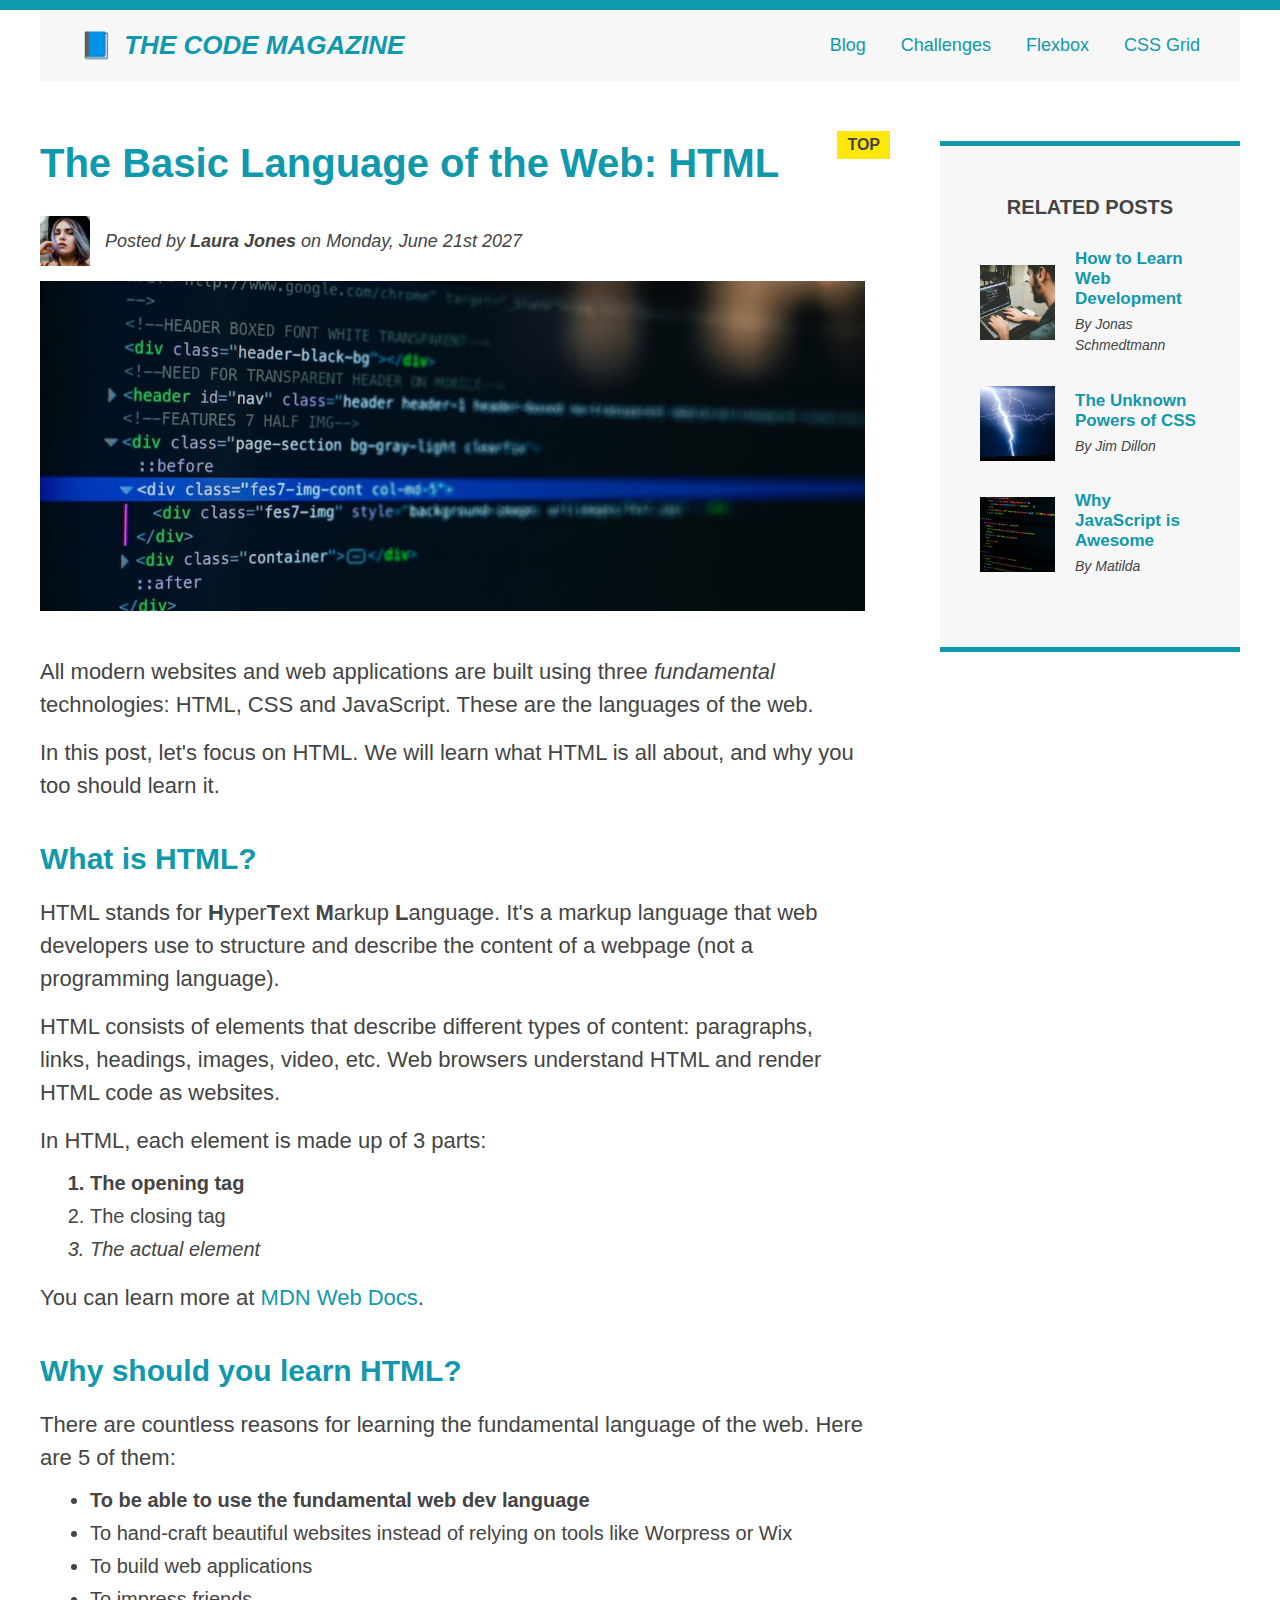
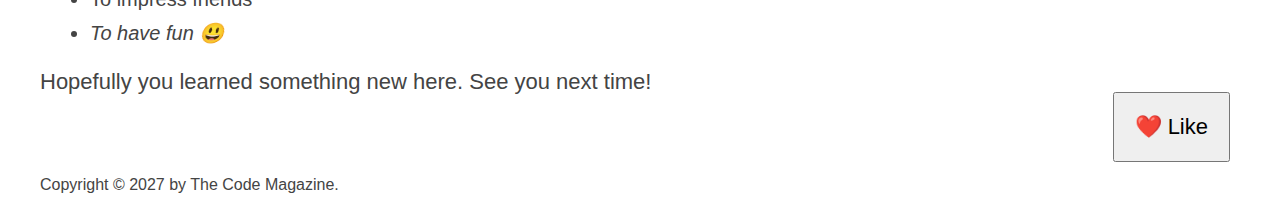
<file: Blog/index.html>
<!DOCTYPE html>
<html lang="en">
  <head>
    <meta charset="UTF-8" />
    <link href="style.css" rel="stylesheet" />

    <title>The Basic Language of the Web: HTML</title>
  </head>

  <body>
    <!--
    <h1>The Basic Language of the Web: HTML</h1>
    <h2>The Basic Language of the Web: HTML</h2>
    <h3>The Basic Language of the Web: HTML</h3>
    <h4>The Basic Language of the Web: HTML</h4>
    <h5>The Basic Language of the Web: HTML</h5>
    <h6>The Basic Language of the Web: HTML</h6>
    -->

    <div class="container">
      <header class="main-header clearfix">
        <h1>📘 The Code Magazine</h1>

        <nav>
          <!-- <strong>This is the navigation</strong> -->
          <a href="blog.html">Blog</a>
          <a href="#">Challenges</a>
          <a href="flexbox.html">Flexbox</a>
          <a href="css-grid.html">CSS Grid</a>
        </nav>

        <!-- <div class="clear"></div> -->
      </header>

      <!-- ONLY NECESSARY FOR FLEXBOX -->
      <!-- <div class="row"> -->
      <article>
        <header class="post-header">
          <h2>The Basic Language of the Web: HTML</h2>

          <div class="author-box">
            <img
              src="img/laura-jones.jpg"
              alt="Headshot of Laura Jones"
              height="50"
              width="50"
              class="author-img"
            />

            <p id="author" class="author">
              Posted by <strong>Laura Jones</strong> on Monday, June 21st 2027
            </p>
          </div>

          <img
            src="img/post-img.jpg"
            alt="HTML code on a screen"
            width="500"
            height="200"
            class="post-img"
          />
          <button>❤️ Like</button>
        </header>

        <p>
          All modern websites and web applications are built using three
          <em>fundamental</em>
          technologies: HTML, CSS and JavaScript. These are the languages of the
          web.
        </p>

        <p>
          In this post, let's focus on HTML. We will learn what HTML is all
          about, and why you too should learn it.
        </p>

        <h3>What is HTML?</h3>
        <p>
          HTML stands for <strong>H</strong>yper<strong>T</strong>ext
          <strong>M</strong>arkup <strong>L</strong>anguage. It's a markup
          language that web developers use to structure and describe the content
          of a webpage (not a programming language).
        </p>
        <p>
          HTML consists of elements that describe different types of content:
          paragraphs, links, headings, images, video, etc. Web browsers
          understand HTML and render HTML code as websites.
        </p>
        <p>In HTML, each element is made up of 3 parts:</p>

        <ol>
          <li class="first-li">The opening tag</li>
          <li>The closing tag</li>
          <li>The actual element</li>
        </ol>

        <p>
          You can learn more at
          <a
            href="https://developer.mozilla.org/en-US/docs/Web/HTML"
            target="_blank"
            >MDN Web Docs</a
          >.
        </p>

        <h3>Why should you learn HTML?</h3>

        <p>
          There are countless reasons for learning the fundamental language of
          the web. Here are 5 of them:
        </p>

        <ul>
          <li class="first-li">
            To be able to use the fundamental web dev language
          </li>
          <li>
            To hand-craft beautiful websites instead of relying on tools like
            Worpress or Wix
          </li>
          <li>To build web applications</li>
          <li>To impress friends</li>
          <li>To have fun 😃</li>
        </ul>

        <p>Hopefully you learned something new here. See you next time!</p>
      </article>

      <aside>
        <h4>Related posts</h4>

        <ul class="related">
          <li class="related-post">
            <img
              src="img/related-1.jpg"
              alt="Person programming"
              width="75"
              height="75"
            />
            <div>
              <a href="#" class="related-link">How to Learn Web Development</a>
              <p class="related-author">By Jonas Schmedtmann</p>
            </div>
          </li>
          <li class="related-post">
            <img
              src="img/related-2.jpg"
              alt="Lightning"
              width="75"
              height="75"
            />
            <div>
              <a href="#" class="related-link">The Unknown Powers of CSS</a>
              <p class="related-author">By Jim Dillon</p>
            </div>
          </li>
          <li class="related-post">
            <img
              src="img/related-3.jpg"
              alt="JavaScript code on a screen"
              width="75"
              height="75"
            />
            <div>
              <a href="#" class="related-link">Why JavaScript is Awesome</a>
              <p class="related-author">By Matilda</p>
            </div>
          </li>
        </ul>
      </aside>
      <!-- </div> -->

      <footer>
        <p id="copyright" class="copyright text">
          Copyright &copy; 2027 by The Code Magazine.
        </p>
      </footer>
    </div>
  </body>
</html>
</file>
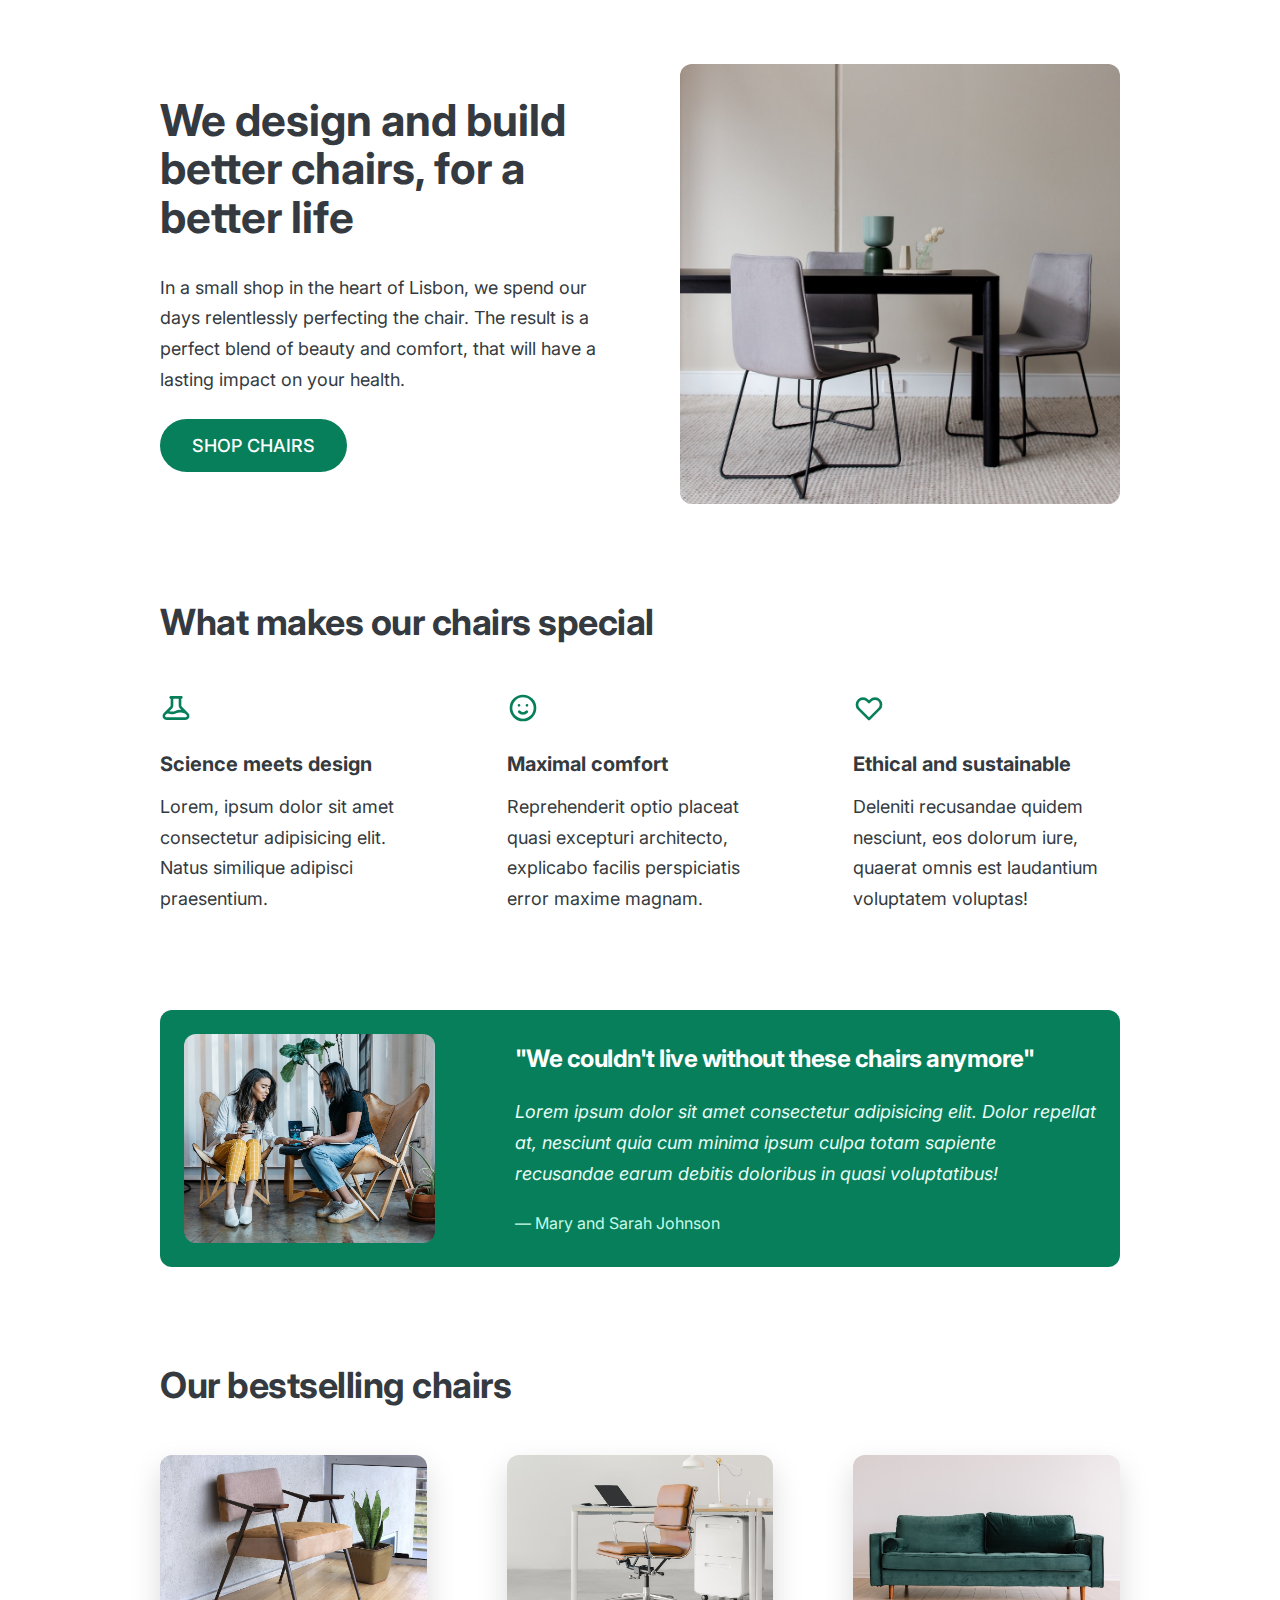
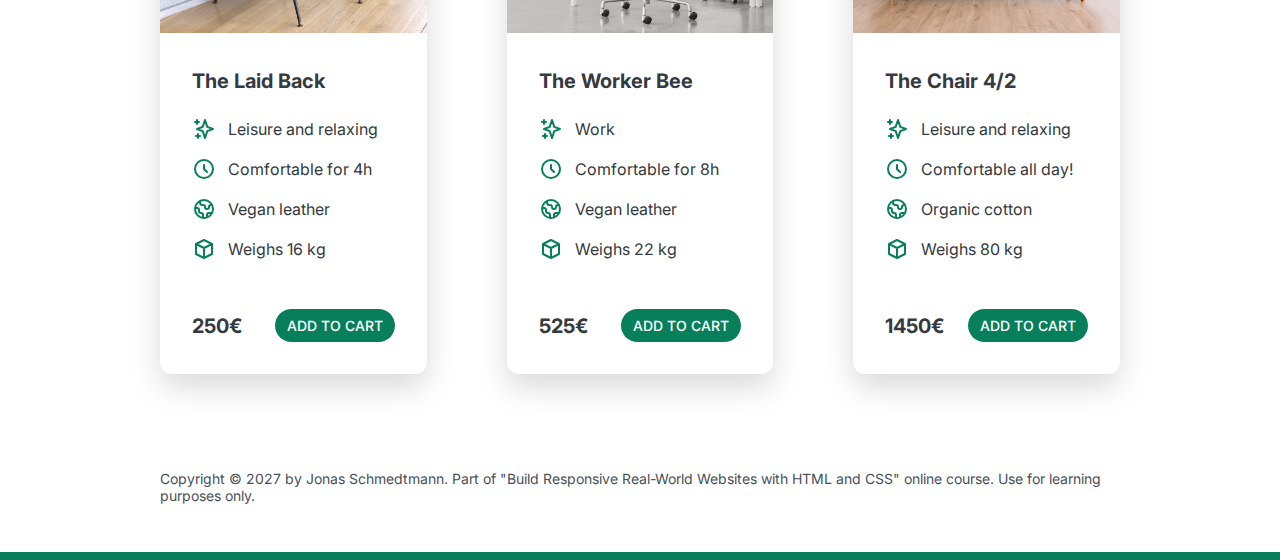
<file: chair-shop/index.html>
<!DOCTYPE html>
<html lang="en">
  <head>
    <meta charset="UTF-8" />
    <meta http-equiv="X-UA-Compatible" content="IE=edge" />
    <meta name="viewport" content="width=device-width, initial-scale=1.0" />

    <link rel="preconnect" href="https://fonts.googleapis.com" />
    <link rel="preconnect" href="https://fonts.gstatic.com" crossorigin />
    <link
      href="https://fonts.googleapis.com/css2?family=Inter:wght@400;500;700&display=swap"
      rel="stylesheet"
    />

    <link rel="stylesheet" href="style.css" />
    <title>Lisbon Chair Shop</title>
  </head>
  <body>
    <div class="container">
      <header>
        <div class="header-text-box">
          <h1>We design and build better chairs, for a better life</h1>
          <p class="header-text">
            In a small shop in the heart of Lisbon, we spend our days
            relentlessly perfecting the chair. The result is a perfect blend of
            beauty and comfort, that will have a lasting impact on your health.
          </p>
          <a class="btn btn--big" href="#">Shop chairs</a>
        </div>
        <img src="hero.jpg" alt="Photo" />
      </header>

      <section>
        <h2>What makes our chairs special</h2>
        <div class="grid-3-cols">
          <div>
            <svg
              xmlns="http://www.w3.org/2000/svg"
              class="features-icon"
              fill="none"
              viewBox="0 0 24 24"
              stroke="currentColor"
              stroke-width="2"
            >
              <path
                stroke-linecap="round"
                stroke-linejoin="round"
                d="M19.428 15.428a2 2 0 00-1.022-.547l-2.387-.477a6 6 0 00-3.86.517l-.318.158a6 6 0 01-3.86.517L6.05 15.21a2 2 0 00-1.806.547M8 4h8l-1 1v5.172a2 2 0 00.586 1.414l5 5c1.26 1.26.367 3.414-1.415 3.414H4.828c-1.782 0-2.674-2.154-1.414-3.414l5-5A2 2 0 009 10.172V5L8 4z"
              />
            </svg>
            <p class="features-title"><strong>Science meets design</strong></p>
            <p class="features-text">
              Lorem, ipsum dolor sit amet consectetur adipisicing elit. Natus
              similique adipisci praesentium.
            </p>
          </div>

          <div>
            <svg
              xmlns="http://www.w3.org/2000/svg"
              class="features-icon"
              fill="none"
              viewBox="0 0 24 24"
              stroke="currentColor"
              stroke-width="2"
            >
              <path
                stroke-linecap="round"
                stroke-linejoin="round"
                d="M14.828 14.828a4 4 0 01-5.656 0M9 10h.01M15 10h.01M21 12a9 9 0 11-18 0 9 9 0 0118 0z"
              />
            </svg>
            <p class="features-title">
              <strong>Maximal comfort</strong>
            </p>
            <p class="features-text">
              Reprehenderit optio placeat quasi excepturi architecto, explicabo
              facilis perspiciatis error maxime magnam.
            </p>
          </div>

          <div>
            <svg
              xmlns="http://www.w3.org/2000/svg"
              class="features-icon"
              fill="none"
              viewBox="0 0 24 24"
              stroke="currentColor"
              stroke-width="2"
            >
              <path
                stroke-linecap="round"
                stroke-linejoin="round"
                d="M4.318 6.318a4.5 4.5 0 000 6.364L12 20.364l7.682-7.682a4.5 4.5 0 00-6.364-6.364L12 7.636l-1.318-1.318a4.5 4.5 0 00-6.364 0z"
              />
            </svg>
            <p class="features-title">
              <strong>Ethical and sustainable</strong>
            </p>
            <p class="features-text">
              Deleniti recusandae quidem nesciunt, eos dolorum iure, quaerat
              omnis est laudantium voluptatem voluptas!
            </p>
          </div>
        </div>
      </section>

      <section class="testimonial-section">
        <div class="grid-3-cols">
          <img src="customers.jpg" alt="People sitting on chairs" />
          <div class="testimonial-box">
            <h2>"We couldn't live without these chairs anymore"</h2>
            <blockquote class="testimonial-text">
              Lorem ipsum dolor sit amet consectetur adipisicing elit. Dolor
              repellat at, nesciunt quia cum minima ipsum culpa totam sapiente
              recusandae earum debitis doloribus in quasi voluptatibus!
            </blockquote>
            <p class="testimonial-author">&mdash; Mary and Sarah Johnson</p>
          </div>
        </div>
      </section>

      <section>
        <h2>Our bestselling chairs</h2>
        <div class="grid-3-cols">
          <figure class="chair">
            <img src="chair-1.jpg" alt="Chair" />
            <div class="chair-box">
              <h3>The Laid Back</h3>
              <ul class="chair-details">
                <li>
                  <svg
                    xmlns="http://www.w3.org/2000/svg"
                    class="chair-icon"
                    fill="none"
                    viewBox="0 0 24 24"
                    stroke="currentColor"
                    stroke-width="2"
                  >
                    <path
                      stroke-linecap="round"
                      stroke-linejoin="round"
                      d="M5 3v4M3 5h4M6 17v4m-2-2h4m5-16l2.286 6.857L21 12l-5.714 2.143L13 21l-2.286-6.857L5 12l5.714-2.143L13 3z"
                    />
                  </svg>
                  <!-- Span is a generic INLINE text element, it doesn't have any meaning. It's like a div element, but inline -->
                  <span>Leisure and relaxing</span>
                </li>
                <li>
                  <svg
                    xmlns="http://www.w3.org/2000/svg"
                    class="chair-icon"
                    fill="none"
                    viewBox="0 0 24 24"
                    stroke="currentColor"
                    stroke-width="2"
                  >
                    <path
                      stroke-linecap="round"
                      stroke-linejoin="round"
                      d="M12 8v4l3 3m6-3a9 9 0 11-18 0 9 9 0 0118 0z"
                    />
                  </svg>
                  <span>Comfortable for 4h</span>
                </li>
                <li>
                  <svg
                    xmlns="http://www.w3.org/2000/svg"
                    class="chair-icon"
                    fill="none"
                    viewBox="0 0 24 24"
                    stroke="currentColor"
                    stroke-width="2"
                  >
                    <path
                      stroke-linecap="round"
                      stroke-linejoin="round"
                      d="M3.055 11H5a2 2 0 012 2v1a2 2 0 002 2 2 2 0 012 2v2.945M8 3.935V5.5A2.5 2.5 0 0010.5 8h.5a2 2 0 012 2 2 2 0 104 0 2 2 0 012-2h1.064M15 20.488V18a2 2 0 012-2h3.064M21 12a9 9 0 11-18 0 9 9 0 0118 0z"
                    />
                  </svg>
                  <span>Vegan leather</span>
                </li>
                <li>
                  <svg
                    xmlns="http://www.w3.org/2000/svg"
                    class="chair-icon"
                    fill="none"
                    viewBox="0 0 24 24"
                    stroke="currentColor"
                    stroke-width="2"
                  >
                    <path
                      stroke-linecap="round"
                      stroke-linejoin="round"
                      d="M20 7l-8-4-8 4m16 0l-8 4m8-4v10l-8 4m0-10L4 7m8 4v10M4 7v10l8 4"
                    />
                  </svg>
                  <span>Weighs 16 kg</span>
                </li>
              </ul>
              <div class="chair-price">
                <strong>250€</strong>
                <a href="#" class="btn btn--small">Add to cart</a>
              </div>
            </div>
          </figure>

          <figure class="chair">
            <img src="chair-2.jpg" alt="Chair" />
            <div class="chair-box">
              <h3>The Worker Bee</h3>
              <ul class="chair-details">
                <li>
                  <svg
                    xmlns="http://www.w3.org/2000/svg"
                    class="chair-icon"
                    fill="none"
                    viewBox="0 0 24 24"
                    stroke="currentColor"
                    stroke-width="2"
                  >
                    <path
                      stroke-linecap="round"
                      stroke-linejoin="round"
                      d="M5 3v4M3 5h4M6 17v4m-2-2h4m5-16l2.286 6.857L21 12l-5.714 2.143L13 21l-2.286-6.857L5 12l5.714-2.143L13 3z"
                    />
                  </svg>
                  <span>Work</span>
                </li>
                <li>
                  <svg
                    xmlns="http://www.w3.org/2000/svg"
                    class="chair-icon"
                    fill="none"
                    viewBox="0 0 24 24"
                    stroke="currentColor"
                    stroke-width="2"
                  >
                    <path
                      stroke-linecap="round"
                      stroke-linejoin="round"
                      d="M12 8v4l3 3m6-3a9 9 0 11-18 0 9 9 0 0118 0z"
                    />
                  </svg>
                  <span>Comfortable for 8h</span>
                </li>
                <li>
                  <svg
                    xmlns="http://www.w3.org/2000/svg"
                    class="chair-icon"
                    fill="none"
                    viewBox="0 0 24 24"
                    stroke="currentColor"
                    stroke-width="2"
                  >
                    <path
                      stroke-linecap="round"
                      stroke-linejoin="round"
                      d="M3.055 11H5a2 2 0 012 2v1a2 2 0 002 2 2 2 0 012 2v2.945M8 3.935V5.5A2.5 2.5 0 0010.5 8h.5a2 2 0 012 2 2 2 0 104 0 2 2 0 012-2h1.064M15 20.488V18a2 2 0 012-2h3.064M21 12a9 9 0 11-18 0 9 9 0 0118 0z"
                    />
                  </svg>
                  <span>Vegan leather</span>
                </li>
                <li>
                  <svg
                    xmlns="http://www.w3.org/2000/svg"
                    class="chair-icon"
                    fill="none"
                    viewBox="0 0 24 24"
                    stroke="currentColor"
                    stroke-width="2"
                  >
                    <path
                      stroke-linecap="round"
                      stroke-linejoin="round"
                      d="M20 7l-8-4-8 4m16 0l-8 4m8-4v10l-8 4m0-10L4 7m8 4v10M4 7v10l8 4"
                    />
                  </svg>
                  <span>Weighs 22 kg</span>
                </li>
              </ul>
              <div class="chair-price">
                <strong>525€</strong>
                <a href="#" class="btn btn--small">Add to cart</a>
              </div>
            </div>
          </figure>

          <figure class="chair">
            <img src="chair-3.jpg" alt="Chair" />
            <div class="chair-box">
              <h3>The Chair 4/2</h3>
              <ul class="chair-details">
                <li>
                  <svg
                    xmlns="http://www.w3.org/2000/svg"
                    class="chair-icon"
                    fill="none"
                    viewBox="0 0 24 24"
                    stroke="currentColor"
                    stroke-width="2"
                  >
                    <path
                      stroke-linecap="round"
                      stroke-linejoin="round"
                      d="M5 3v4M3 5h4M6 17v4m-2-2h4m5-16l2.286 6.857L21 12l-5.714 2.143L13 21l-2.286-6.857L5 12l5.714-2.143L13 3z"
                    />
                  </svg>
                  <span>Leisure and relaxing</span>
                </li>
                <li>
                  <svg
                    xmlns="http://www.w3.org/2000/svg"
                    class="chair-icon"
                    fill="none"
                    viewBox="0 0 24 24"
                    stroke="currentColor"
                    stroke-width="2"
                  >
                    <path
                      stroke-linecap="round"
                      stroke-linejoin="round"
                      d="M12 8v4l3 3m6-3a9 9 0 11-18 0 9 9 0 0118 0z"
                    />
                  </svg>
                  <span>Comfortable all day!</span>
                </li>
                <li>
                  <svg
                    xmlns="http://www.w3.org/2000/svg"
                    class="chair-icon"
                    fill="none"
                    viewBox="0 0 24 24"
                    stroke="currentColor"
                    stroke-width="2"
                  >
                    <path
                      stroke-linecap="round"
                      stroke-linejoin="round"
                      d="M3.055 11H5a2 2 0 012 2v1a2 2 0 002 2 2 2 0 012 2v2.945M8 3.935V5.5A2.5 2.5 0 0010.5 8h.5a2 2 0 012 2 2 2 0 104 0 2 2 0 012-2h1.064M15 20.488V18a2 2 0 012-2h3.064M21 12a9 9 0 11-18 0 9 9 0 0118 0z"
                    />
                  </svg>
                  <span>Organic cotton</span>
                </li>
                <li>
                  <svg
                    xmlns="http://www.w3.org/2000/svg"
                    class="chair-icon"
                    fill="none"
                    viewBox="0 0 24 24"
                    stroke="currentColor"
                    stroke-width="2"
                  >
                    <path
                      stroke-linecap="round"
                      stroke-linejoin="round"
                      d="M20 7l-8-4-8 4m16 0l-8 4m8-4v10l-8 4m0-10L4 7m8 4v10M4 7v10l8 4"
                    />
                  </svg>
                  <span>Weighs 80 kg</span>
                </li>
              </ul>
              <div class="chair-price">
                <strong>1450€</strong>
                <a href="#" class="btn btn--small">Add to cart</a>
              </div>
            </div>
          </figure>
        </div>
      </section>

      <footer>
        Copyright &copy; 2027 by Jonas Schmedtmann. Part of "Build Responsive
        Real-World Websites with HTML and CSS" online course. Use for learning
        purposes only.
      </footer>
    </div>
  </body>
</html>
</file>
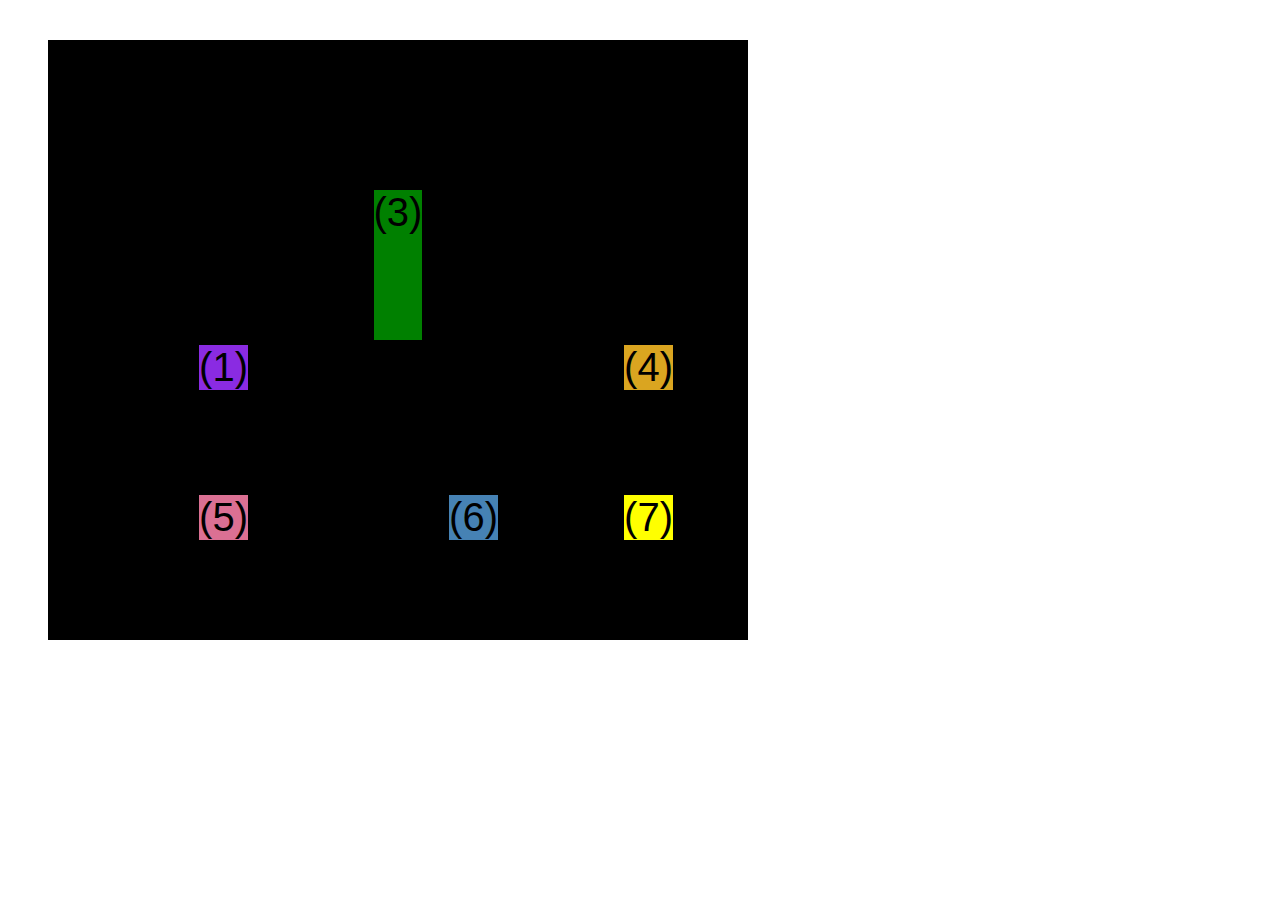
<file: Blog/css-grid.html>
<!DOCTYPE html>
<html lang="en">
  <head>
    <meta charset="UTF-8" />
    <meta http-equiv="X-UA-Compatible" content="IE=edge" />
    <meta name="viewport" content="width=device-width, initial-scale=1.0" />
    <title>CSS Grid</title>
    <style>
      .el--1 {
        background-color: blueviolet;
      }
      .el--2 {
        background-color: orangered;
      }
      .el--3 {
        background-color: green;
        height: 150px;
      }
      .el--4 {
        background-color: goldenrod;
      }
      .el--5 {
        background-color: palevioletred;
      }
      .el--6 {
        background-color: steelblue;
      }
      .el--7 {
        background-color: yellow;
      }
      .el--8 {
        background-color: crimson;
      }

      .container--1 {
        /* STARTER */
        font-family: sans-serif;
        background-color: #ddd;
        font-size: 30px;
        margin: 40px;

        /* CSS GRID */
        display: grid;
        /* grid-template-columns: 200px 200px 1fr 1fr; */
        /* grid-template-rows: 300px 200px; */
        /* grid-template-columns: 1fr 1fr 1fr auto; */

        grid-template-columns: repeat(4, 1fr);
        grid-template-rows: 1fr 1fr;
        /* height: 500px; */

        /* gap: 30px; */
        column-gap: 20px;
        row-gap: 40px;

        /* TEMP */
        display: none;
      }

      .el--8 {
        grid-column: 2 / 3;
        /* grid-row: 1 / span 2; */
        grid-row: 1 / 2;
      }

      .el--2 {
        /* grid-column: 1 / 4; */
        /* grid-column: 1 / span 4; */
        grid-column: 1 / -1;
        grid-row: 2;
      }

      .el--6 {
        /* grid-row: 3 / 5; */
      }

      .container--2 {
        /* STARTER */
        font-family: sans-serif;
        background-color: black;
        font-size: 40px;
        margin: 40px;

        width: 700px;
        height: 600px;

        /* CSS GRID */
        display: grid;
        grid-template-columns: 125px 200px 125px;
        grid-template-rows: 250px 100px;
        gap: 50px;

        /* Aligning tracks inside container: distribute empty space */
        justify-content: center;
        /* justify-content: space-between; */
        align-content: center;

        /* Aligning items INSIDE cells: moving items around inside cells */
        align-items: end;
        justify-items: end;
      }

      .el--3 {
        align-self: center;
        justify-self: center;
      }
    </style>
  </head>
  <body>
    <div class="container--1">
      <div class="el el--1">(1) HTML</div>
      <div class="el el--2">(2) and</div>
      <div class="el el--3">(3) CSS</div>
      <div class="el el--4">(4) are</div>
      <div class="el el--5">(5) amazing</div>
      <div class="el el--6">(6) languages</div>
      <!-- <div class="el el--7">(7) to</div> -->
      <div class="el el--8">(8) learn</div>
    </div>

    <div class="container--2">
      <div class="el el--1">(1)</div>
      <div class="el el--3">(3)</div>
      <div class="el el--4">(4)</div>
      <div class="el el--5">(5)</div>
      <div class="el el--6">(6)</div>
      <div class="el el--7">(7)</div>
    </div>
  </body>
</html>
</file>
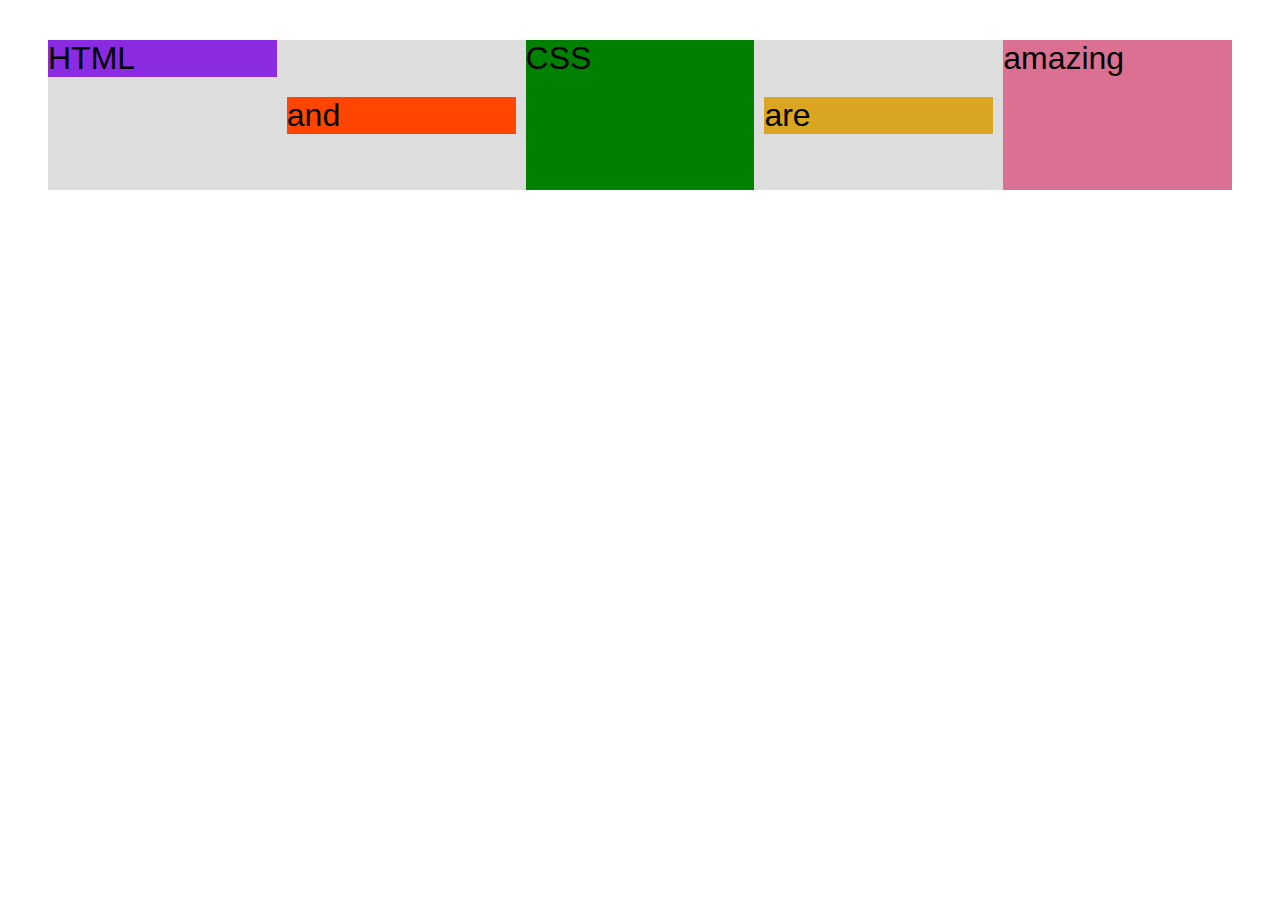
<file: Blog/flexbox.html>
<!DOCTYPE html>
<html lang="en">
  <head>
    <meta charset="UTF-8" />
    <meta http-equiv="X-UA-Compatible" content="IE=edge" />
    <meta name="viewport" content="width=device-width, initial-scale=1.0" />
    <title>Flexbox</title>
    <style>
      .el--1 {
        background-color: blueviolet;
      }
      .el--2 {
        background-color: orangered;
      }
      .el--3 {
        background-color: green;
        height: 150px;
      }
      .el--4 {
        background-color: goldenrod;
      }
      .el--5 {
        background-color: palevioletred;
      }
      .el--6 {
        background-color: steelblue;
      }
      .el--7 {
        background-color: yellow;
      }
      .el--8 {
        background-color: crimson;
      }

      .container {
        /* STARTER */
        font-family: sans-serif;
        background-color: #ddd;
        font-size: 32px;
        margin: 40px;

        /* FLEXBOX */
        display: flex;
        align-items: center;
        justify-content: flex-start;
        gap: 10px;
      }

      .el {
        /*
        DEFAULTS:
        flex-grow: 0;
        flex-shrink: 1;
        flex-basis: auto;
        */

        /* flex-basis: 200px; */
        /* flex-shrink: 0; */
        /* flex: 0 0 200px; */

        /* flex-grow: 1; */
        flex: 1;
      }

      .el--1 {
        align-self: flex-start;
        /* order: 2; */
        /* flex-grow: 3; */
      }

      .el--5 {
        align-self: stretch;
        order: 1;
      }

      .el--6 {
        order: -1;
      }
    </style>
  </head>
  <body>
    <div class="container">
      <div class="el el--1">HTML</div>
      <div class="el el--2">and</div>
      <div class="el el--3">CSS</div>
      <div class="el el--4">are</div>
      <div class="el el--5">amazing</div>
      <!-- <div class="el el--6">languages</div> -->
      <!-- <div class="el el--7">to</div>
      <div class="el el--8">learn</div> -->
    </div>
  </body>
</html>
</file>
<file: Blog/style.css>
* {
  /* border-top: 10px solid #1098ad; */
  margin: 0;
  padding: 0;
  box-sizing: border-box;
}

/* PAGE SECTIONS */
body {
  color: #444;
  font-family: sans-serif;

  border-top: 10px solid #1098ad;
  position: relative;
}

.container {
  width: 1200px;
  /* margin-left: auto;
  margin-right: auto; */
  margin: 0 auto;
}

.main-header {
  background-color: #f7f7f7;
  /* padding: 20px;
  padding-left: 40px;
  padding-right: 40px; */
  padding: 20px 40px;
  /* margin-bottom: 60px; */
  /* height: 80px; */
}

nav {
  font-size: 18px;
  /* text-align: center; */
}

article {
  /* margin-bottom: 60px; */
}

.post-header {
  margin-bottom: 40px;
  /* position: relative; */
}

aside {
  background-color: #f7f7f7;
  border-top: 5px solid #1098ad;
  border-bottom: 5px solid #1098ad;
  padding: 50px 40px;
}

/* SMALLER ELEMENTS */
h1,
h2,
h3 {
  color: #1098ad;
}

h1 {
  font-size: 26px;
  text-transform: uppercase;
  font-style: italic;
}

h2 {
  font-size: 40px;
  margin-bottom: 30px;
}

h3 {
  font-size: 30px;
  margin-bottom: 20px;
  margin-top: 40px;
}

h4 {
  font-size: 20px;
  text-transform: uppercase;
  text-align: center;
  margin-bottom: 30px;
}

p {
  font-size: 22px;
  line-height: 1.5;
  margin-bottom: 15px;
}

ul,
ol {
  margin-left: 50px;
  margin-bottom: 20px;
}

li {
  font-size: 20px;
  margin-bottom: 10px;
  /* display: inline; */
}

li:last-child {
  margin-bottom: 0;
}

/* footer p {
  font-size: 16px;
} */

/* article header p {
  font-style: italic;
} */

#author {
  font-style: italic;
  font-size: 18px;
}

#copyright {
  font-size: 16px;
}

.related-author {
  font-size: 18px;
  font-weight: bold;
}

/* ul {
  list-style: none;
} */

.related {
  list-style: none;
  margin-left: 0;
}

body {
  /* background-color: orangered; */
}

/* .first-li {
  font-weight: bold;
} */

li:first-child {
  font-weight: bold;
}

li:last-child {
  font-style: italic;
}

li:nth-child(even) {
  /* color: red; */
}

/* Misconception: this won't work! */
article p:first-child {
  color: red;
}

/* Styling links */
a:link {
  color: #1098ad;
  text-decoration: none;
}

a:visited {
  /* color: #777; */
  color: #1098ad;
}

a:hover {
  color: orangered;
  font-weight: bold;
  text-decoration: underline orangered;
}

a:active {
  background-color: black;
  font-style: italic;
}
/* LVHA */

.post-img {
  width: 100%;
  height: auto;
}

nav a:link {
  /* background-color: orangered;
  margin: 20px;
  padding: 20px;

  display: block; */

  margin-right: 30px;
  display: inline-block;
}

nav a:link:last-child {
  margin-right: 0;
}

button {
  font-size: 22px;
  padding: 20px;
  cursor: pointer;

  position: absolute;
  /* top: 50px;
  left: 50px; */
  bottom: 50px;
  right: 50px;
}

h1::first-letter {
  font-style: normal;
  margin-right: 5px;
}

h3 + p::first-line {
  /* color: red; */
}

h2 {
  /* background-color: orange; */
  position: relative;
}

h2::before {
  content: "TOP";
  background-color: #ffe70e;
  color: #444;
  font-size: 16px;
  font-weight: bold;
  display: inline-block;
  padding: 5px 10px;
  position: absolute;
  top: -10px;
  right: -25px;
}

/* Resolving conflicts */
/* #copyright {
  color: red;
}

.copyright {
  color: blue;
}

.text {
  color: yellow;
}

footer p {
  color: green !important;
} */

/* nav a:link,
nav p {
  font-size: 18px;
} */

/* FLOATS */
/*
.author-img {
  float: left;
  margin-bottom: 20px;
}

.author {
  float: left;
  margin-top: 10px;
  margin-left: 20px;
}

h1 {
  float: left;
}

nav {
  float: right;
}

.clear {
  clear: both;
}

.clearfix::after {
  clear: both;
  content: "";
  display: block;
}

article {
  width: 825px;
  float: left;
}

aside {
  width: 300px;
  float: right;
}

footer {
  clear: both;
}
*/

/* FLEXBOX */
.main-header {
  display: flex;
  align-items: center;
  justify-content: space-between;
}

.author-box {
  display: flex;
  align-items: center;
  margin-bottom: 15px;
}

.author {
  margin-bottom: 0;
  margin-left: 15px;
}

.related-post {
  display: flex;
  align-items: center;
  gap: 20px;
  margin-bottom: 30px;
}

.related-link:link {
  font-size: 17px;
  font-weight: bold;
  font-style: normal;
  margin-bottom: 5px;
  display: block;
}

.related-author {
  margin-bottom: 0;
  font-size: 14px;
  font-weight: normal;
  font-style: italic;
}

/* FLEXBOX LAYOUT */
/* .row {
  display: flex;
  align-items: flex-start;
  gap: 75px;
  margin-bottom: 60px;
}

article {
  flex: 1;
  margin-bottom: 0;
}

aside {
  
  DEFAULTS:
  flex-grow: 0;
  flex-shrink: 1;
  flex-basis: auto;

  flex: 0 0 300px;
} */

/* CSS GRID LAYOUT */
.container {
  display: grid;
  grid-template-columns: 1fr 300px;
  column-gap: 75px;
  row-gap: 60px;
  align-items: start;
}

.main-header {
  /* grid-column: 1 / span 2; */
  grid-column: 1 / -1;
}

article {
}

aside {
}

footer {
  grid-column: 1 / -1;
}
</file>
<file: chair-shop/style.css>
/*
SPACING SYSTEM (px)
2 / 4 / 8 / 12 / 16 / 24 / 32 / 48 / 64 / 80 / 96 / 128

FONT SIZE SYSTEM (px)
10 / 12 / 14 / 16 / 18 / 20 / 24 / 30 / 36 / 44 / 52 / 62 / 74 / 86 / 98
*/

/* 
MAIN COLOR: #087f5b
GREY COLOR: #343a40
*/

* {
  margin: 0;
  padding: 0;
  box-sizing: border-box;
}

/* ------------------------ */
/* GENERAL STYLES */
/* ------------------------ */
body {
  font-family: "Inter", sans-serif;
  color: #343a40;
  border-bottom: 8px solid #087f5b;
}

.container {
  width: 960px;
  margin: 0 auto;
}

header,
section {
  margin-bottom: 96px;
}

h2 {
  margin-bottom: 48px;
  font-size: 36px;
  letter-spacing: -0.5px;
}

.grid-3-cols {
  display: grid;
  grid-template-columns: repeat(3, 1fr);
  column-gap: 80px;
}

.btn:link,
.btn:visited {
  background-color: #087f5b;
  color: #fff;
  text-decoration: none;
  text-transform: uppercase;
  font-weight: 500;
  display: inline-block;
  border-radius: 100px;
}

.btn:hover,
.btn:active {
  background-color: #099268;
}

.btn--big {
  font-size: 18px;
  padding: 16px 32px;
}

.btn--small {
  font-size: 14px;
  padding: 8px 12px;
}

img {
  border-radius: 12px;
}

/* ------------------------ */
/* COMPONENT STYLES */
/* ------------------------ */

/* HEADER */
header {
  display: grid;
  grid-template-columns: repeat(2, 1fr);
  column-gap: 80px;
  margin-top: 64px;
}

.header-text-box {
  align-self: center;
}

h1 {
  margin-bottom: 32px;
  font-size: 44px;
  line-height: 1.1;
}

.header-text {
  margin-bottom: 24px;
  font-size: 18px;
  line-height: 1.7;
}

img {
  width: 100%;
}

/* FEATURES */
.features-icon {
  color: #087f5b;
  width: 32px;
  height: 32px;
  margin-bottom: 24px;
}

.features-title {
  margin-bottom: 16px;
  font-size: 20px;
}

.features-text {
  font-size: 18px;
  line-height: 1.7;
}

/* TESTIMONIAL */
.testimonial-section {
  background-color: #087f5b;
  color: #fff;
  padding: 24px;
  border-radius: 12px;
}

.testimonial-box {
  grid-column: 2 / -1;
  align-self: center;
}

.testimonial-box h2 {
  margin-bottom: 24px;
  font-size: 24px;
}

.testimonial-text {
  font-style: italic;
  margin-bottom: 24px;
  font-size: 18px;
  line-height: 1.7;
  color: #e6fcf5;
}

.testimonial-author {
  color: #c3fae8;
}

/* CHAIRS */
.chair {
  box-shadow: 0 13px 30px 0 rgba(0, 0, 0, 0.15);
  border-radius: 12px;
}

.chair img {
  border-bottom-left-radius: 0;
  border-bottom-right-radius: 0;
}

.chair-box {
  padding: 32px;
}

h3 {
  margin-bottom: 24px;
  font-size: 20px;
}

.chair-details {
  list-style: none;
  margin-bottom: 48px;
}

.chair-details li {
  display: flex;
  align-items: center;
  gap: 12px;
  margin-bottom: 16px;
}

.chair-details li:last-child {
  margin-bottom: 0;
}

.chair-icon {
  stroke: #087f5b;
  width: 24px;
  height: 24px;
}

.chair-price {
  display: flex;
  justify-content: space-between;
  align-items: center;
  font-size: 20px;
}

footer {
  margin-bottom: 48px;
  font-size: 14px;
  color: #495057;
}
</file>
